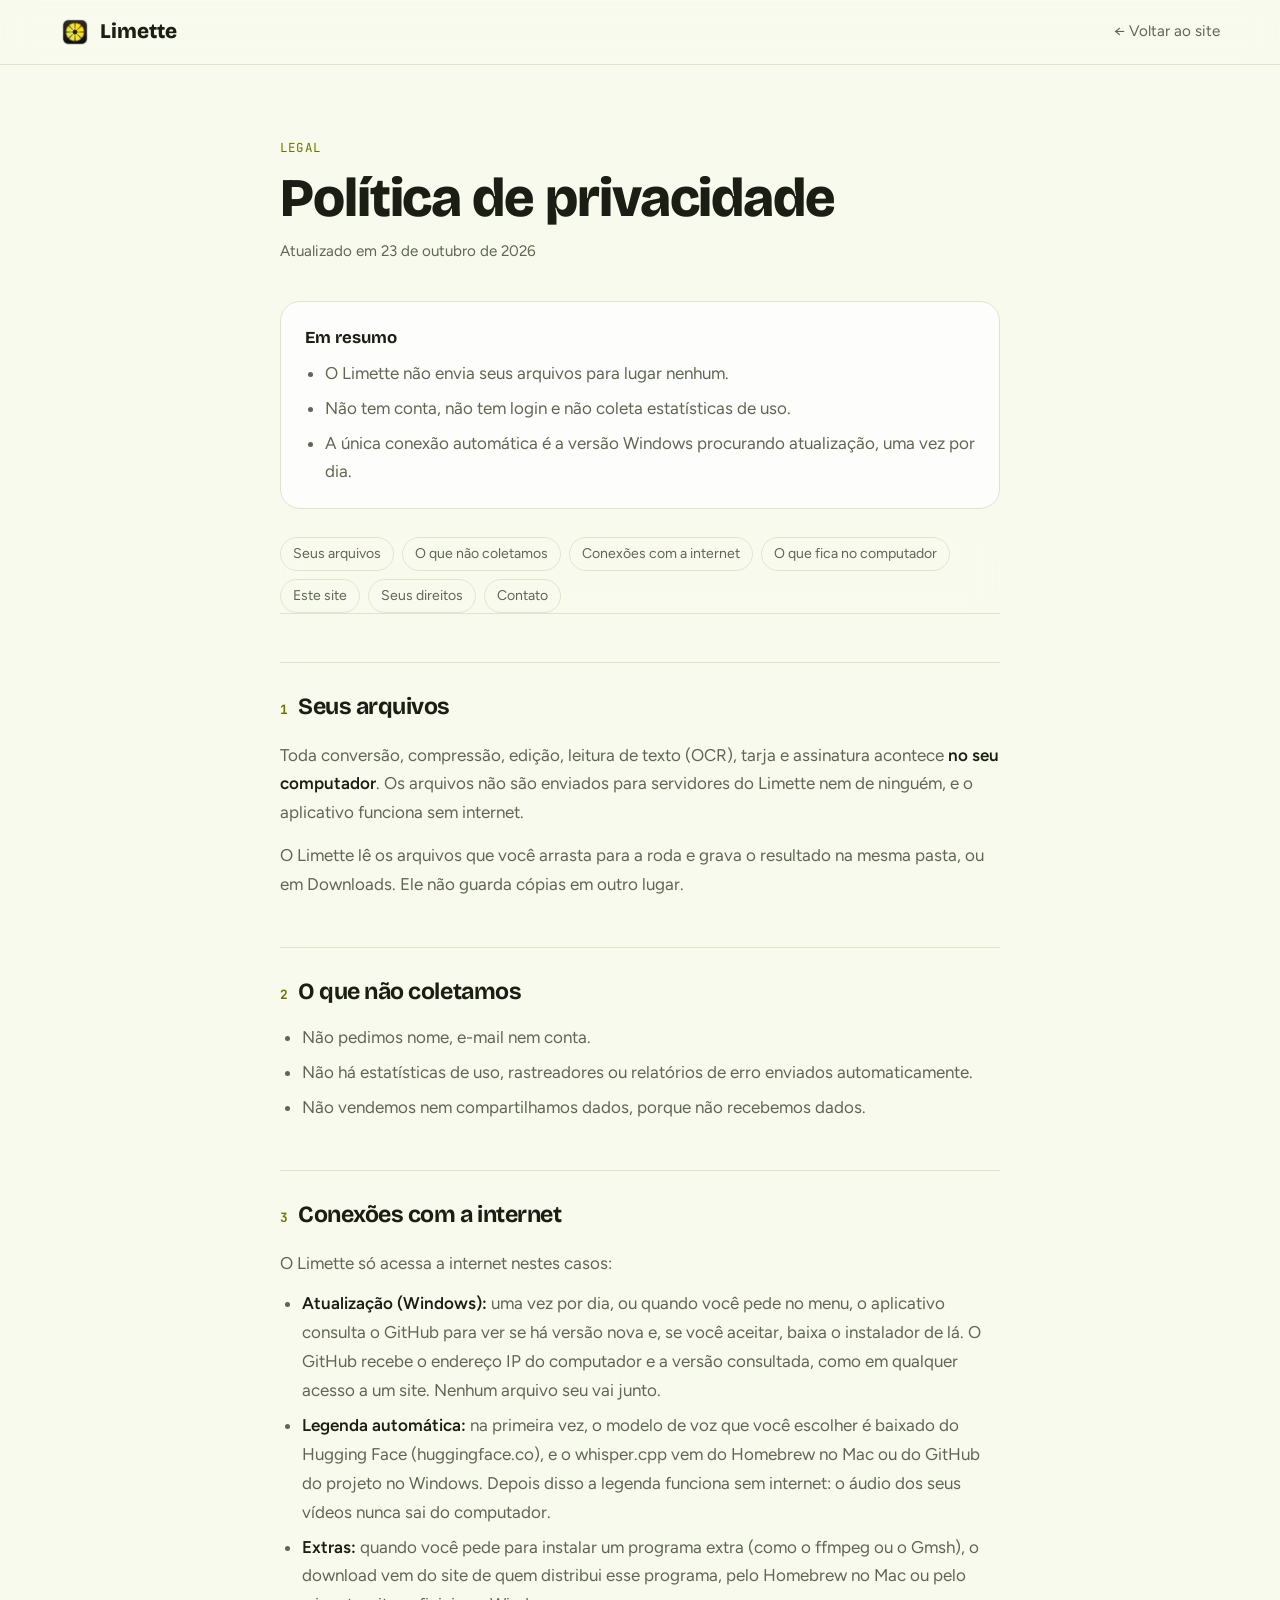
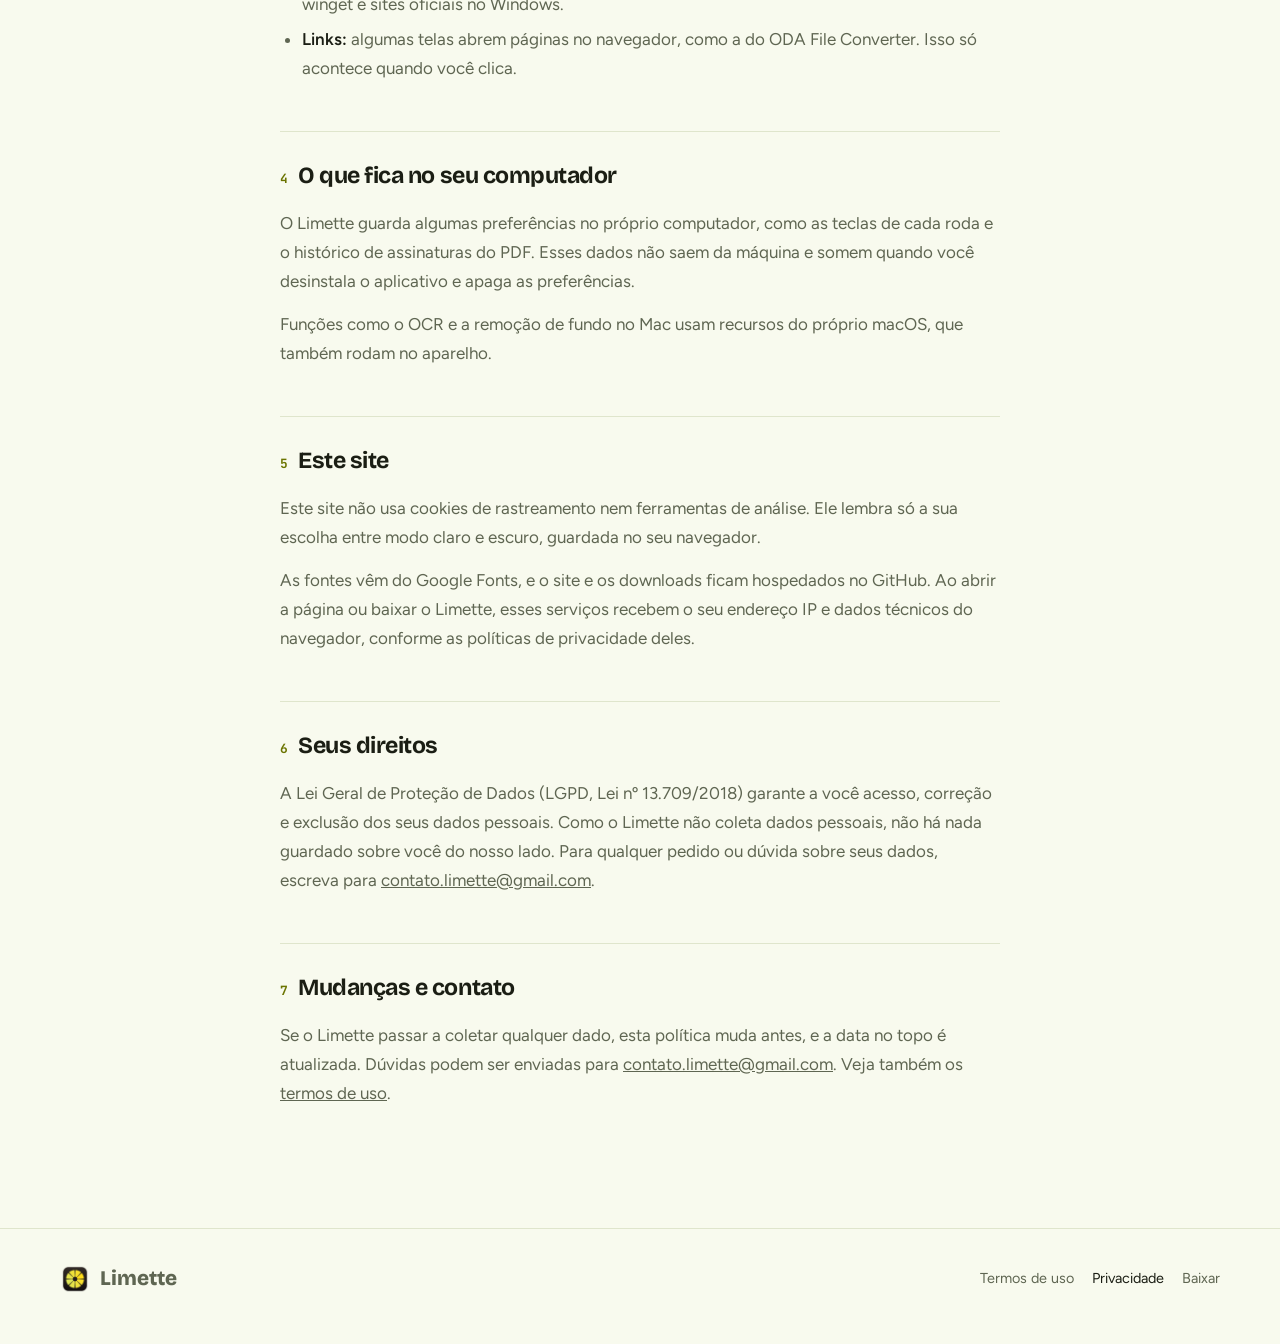
<file: privacidade.html>
<!doctype html>
<html lang="pt-BR">
<head>
<meta charset="utf-8">
<meta name="viewport" content="width=device-width, initial-scale=1, viewport-fit=cover">
<title>Privacidade · Limette</title>
<meta name="description" content="Política de privacidade do Limette: seus arquivos não saem do computador.">
<link rel="icon" href="icon.png">
<link rel="stylesheet" href="https://fonts.googleapis.com/css2?family=Bricolage+Grotesque:opsz,wght@12..96,700;12..96,800&family=Figtree:wght@400;500;600&family=JetBrains+Mono:wght@500&display=swap">
<link rel="stylesheet" href="legal.css">
<script>try{var t=localStorage.getItem("limette-tema");if(t)document.documentElement.dataset.theme=t}catch(e){}</script>
</head>
<body>
<nav class="g"><div class="wrap">
  <a class="brand" href="index.html"><img src="icon.png" alt="">Limette</a>
  <a class="back" href="index.html">← Voltar ao site</a>
</div></nav>

<main class="g"><article class="doc">
  <div class="eyebrow">Legal</div>
  <h1>Política de privacidade</h1>
  <p class="updated">Atualizado em 23 de outubro de 2026</p>

  <div class="summary">
    <b>Em resumo</b>
    <ul>
      <li>O Limette não envia seus arquivos para lugar nenhum.</li>
      <li>Não tem conta, não tem login e não coleta estatísticas de uso.</li>
      <li>A única conexão automática é a versão Windows procurando atualização, uma vez por dia.</li>
    </ul>
  </div>

  <nav class="toc" aria-label="Seções">
    <a href="#arquivos">Seus arquivos</a><a href="#coleta">O que não coletamos</a><a href="#conexoes">Conexões com a internet</a><a href="#local">O que fica no computador</a><a href="#site">Este site</a><a href="#direitos">Seus direitos</a><a href="#contato">Contato</a>
  </nav>

  <h2 id="arquivos"><span>1</span>Seus arquivos</h2>
  <p>Toda conversão, compressão, edição, leitura de texto (OCR), tarja e assinatura acontece <strong>no seu computador</strong>. Os arquivos não são enviados para servidores do Limette nem de ninguém, e o aplicativo funciona sem internet.</p>
  <p>O Limette lê os arquivos que você arrasta para a roda e grava o resultado na mesma pasta, ou em Downloads. Ele não guarda cópias em outro lugar.</p>

  <h2 id="coleta"><span>2</span>O que não coletamos</h2>
  <ul>
    <li>Não pedimos nome, e-mail nem conta.</li>
    <li>Não há estatísticas de uso, rastreadores ou relatórios de erro enviados automaticamente.</li>
    <li>Não vendemos nem compartilhamos dados, porque não recebemos dados.</li>
  </ul>

  <h2 id="conexoes"><span>3</span>Conexões com a internet</h2>
  <p>O Limette só acessa a internet nestes casos:</p>
  <ul>
    <li><strong>Atualização (Windows):</strong> uma vez por dia, ou quando você pede no menu, o aplicativo consulta o GitHub para ver se há versão nova e, se você aceitar, baixa o instalador de lá. O GitHub recebe o endereço IP do computador e a versão consultada, como em qualquer acesso a um site. Nenhum arquivo seu vai junto.</li>
    <li><strong>Legenda automática:</strong> na primeira vez, o modelo de voz que você escolher é baixado do Hugging Face (huggingface.co), e o whisper.cpp vem do Homebrew no Mac ou do GitHub do projeto no Windows. Depois disso a legenda funciona sem internet: o áudio dos seus vídeos nunca sai do computador.</li>
    <li><strong>Extras:</strong> quando você pede para instalar um programa extra (como o ffmpeg ou o Gmsh), o download vem do site de quem distribui esse programa, pelo Homebrew no Mac ou pelo winget e sites oficiais no Windows.</li>
    <li><strong>Links:</strong> algumas telas abrem páginas no navegador, como a do ODA File Converter. Isso só acontece quando você clica.</li>
  </ul>

  <h2 id="local"><span>4</span>O que fica no seu computador</h2>
  <p>O Limette guarda algumas preferências no próprio computador, como as teclas de cada roda e o histórico de assinaturas do PDF. Esses dados não saem da máquina e somem quando você desinstala o aplicativo e apaga as preferências.</p>
  <p>Funções como o OCR e a remoção de fundo no Mac usam recursos do próprio macOS, que também rodam no aparelho.</p>

  <h2 id="site"><span>5</span>Este site</h2>
  <p>Este site não usa cookies de rastreamento nem ferramentas de análise. Ele lembra só a sua escolha entre modo claro e escuro, guardada no seu navegador.</p>
  <p>As fontes vêm do Google Fonts, e o site e os downloads ficam hospedados no GitHub. Ao abrir a página ou baixar o Limette, esses serviços recebem o seu endereço IP e dados técnicos do navegador, conforme as políticas de privacidade deles.</p>

  <h2 id="direitos"><span>6</span>Seus direitos</h2>
  <p>A Lei Geral de Proteção de Dados (LGPD, Lei nº 13.709/2018) garante a você acesso, correção e exclusão dos seus dados pessoais. Como o Limette não coleta dados pessoais, não há nada guardado sobre você do nosso lado. Para qualquer pedido ou dúvida sobre seus dados, escreva para <a href="mailto:contato.limette@gmail.com">contato.limette@gmail.com</a>.</p>

  <h2 id="contato"><span>7</span>Mudanças e contato</h2>
  <p>Se o Limette passar a coletar qualquer dado, esta política muda antes, e a data no topo é atualizada. Dúvidas podem ser enviadas para <a href="mailto:contato.limette@gmail.com">contato.limette@gmail.com</a>. Veja também os <a href="termos.html">termos de uso</a>.</p>
</article></main>

<footer class="g"><div class="wrap">
  <a class="brand" href="index.html"><img src="icon.png" alt="">Limette</a>
  <div class="links"><a href="termos.html">Termos de uso</a><a href="privacidade.html" aria-current="page">Privacidade</a><a href="index.html#baixar">Baixar</a></div>
</div></footer>
</body>
</html>
</file>
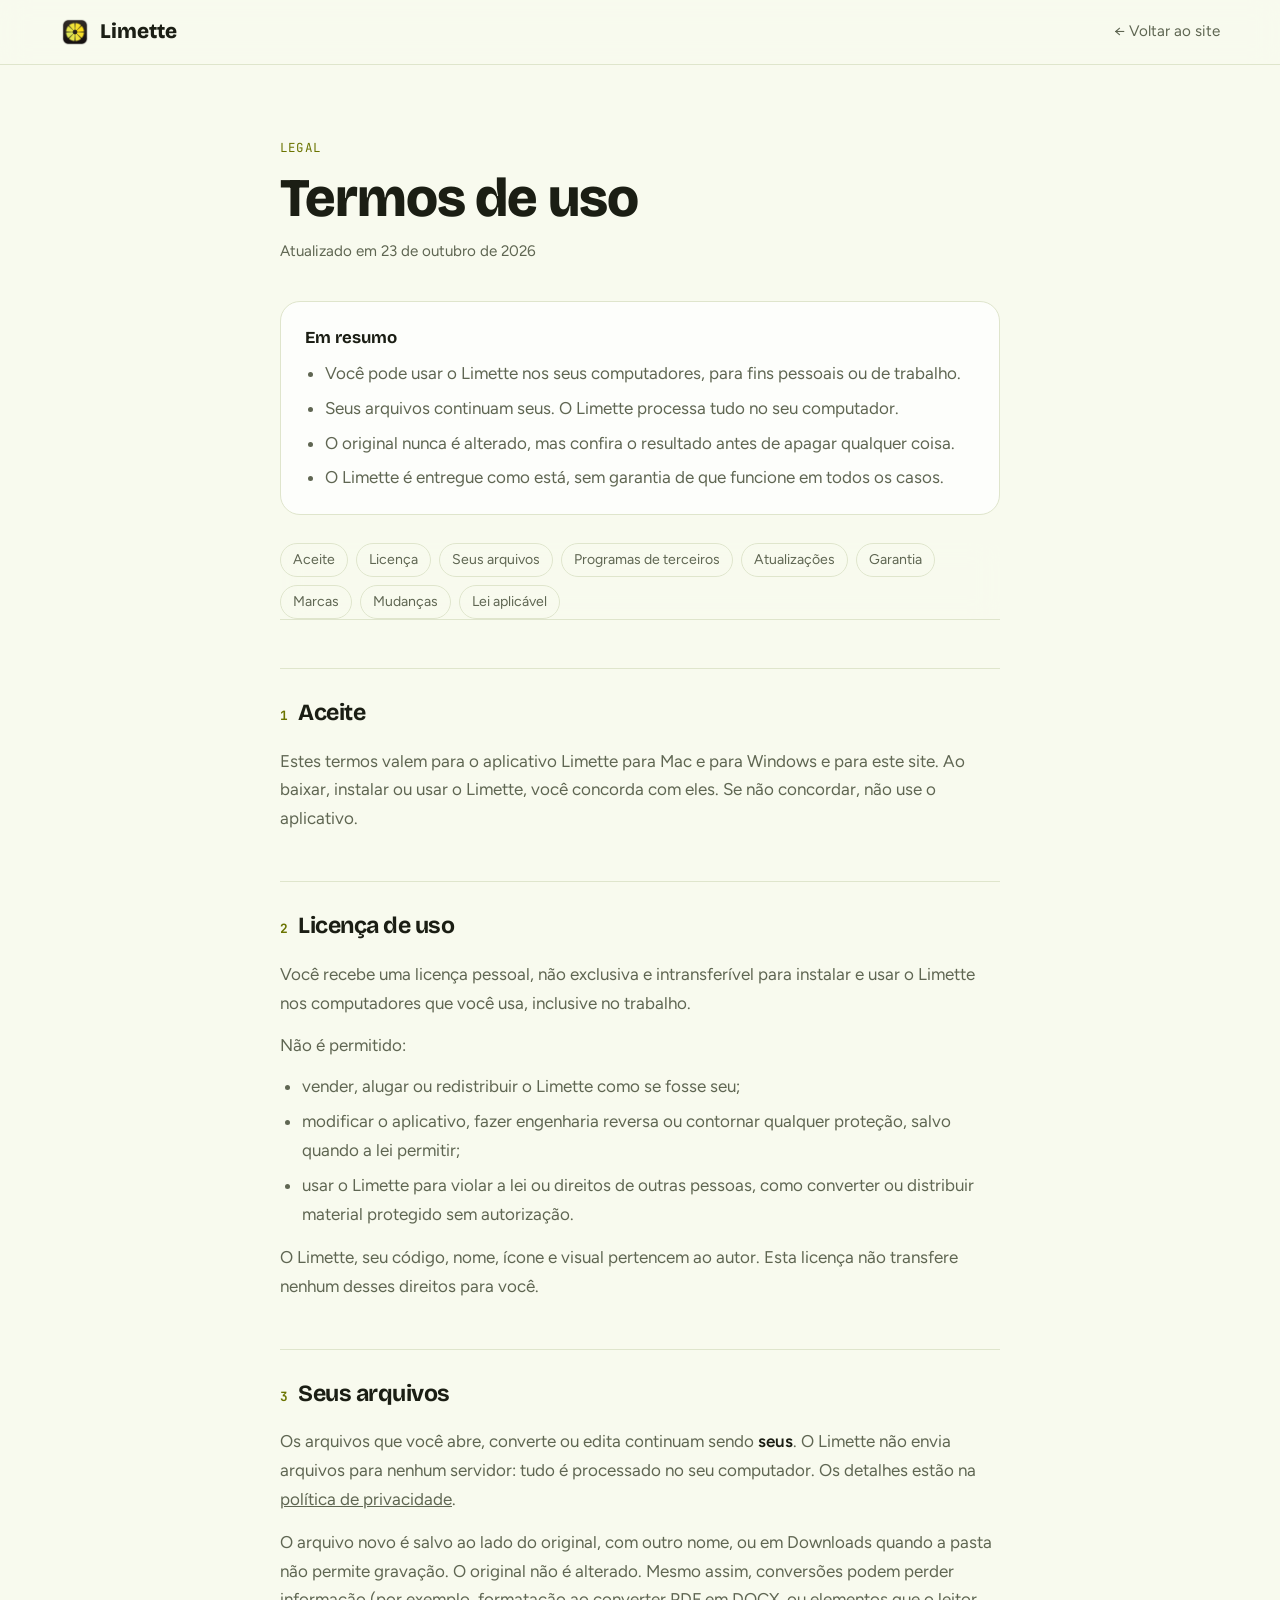
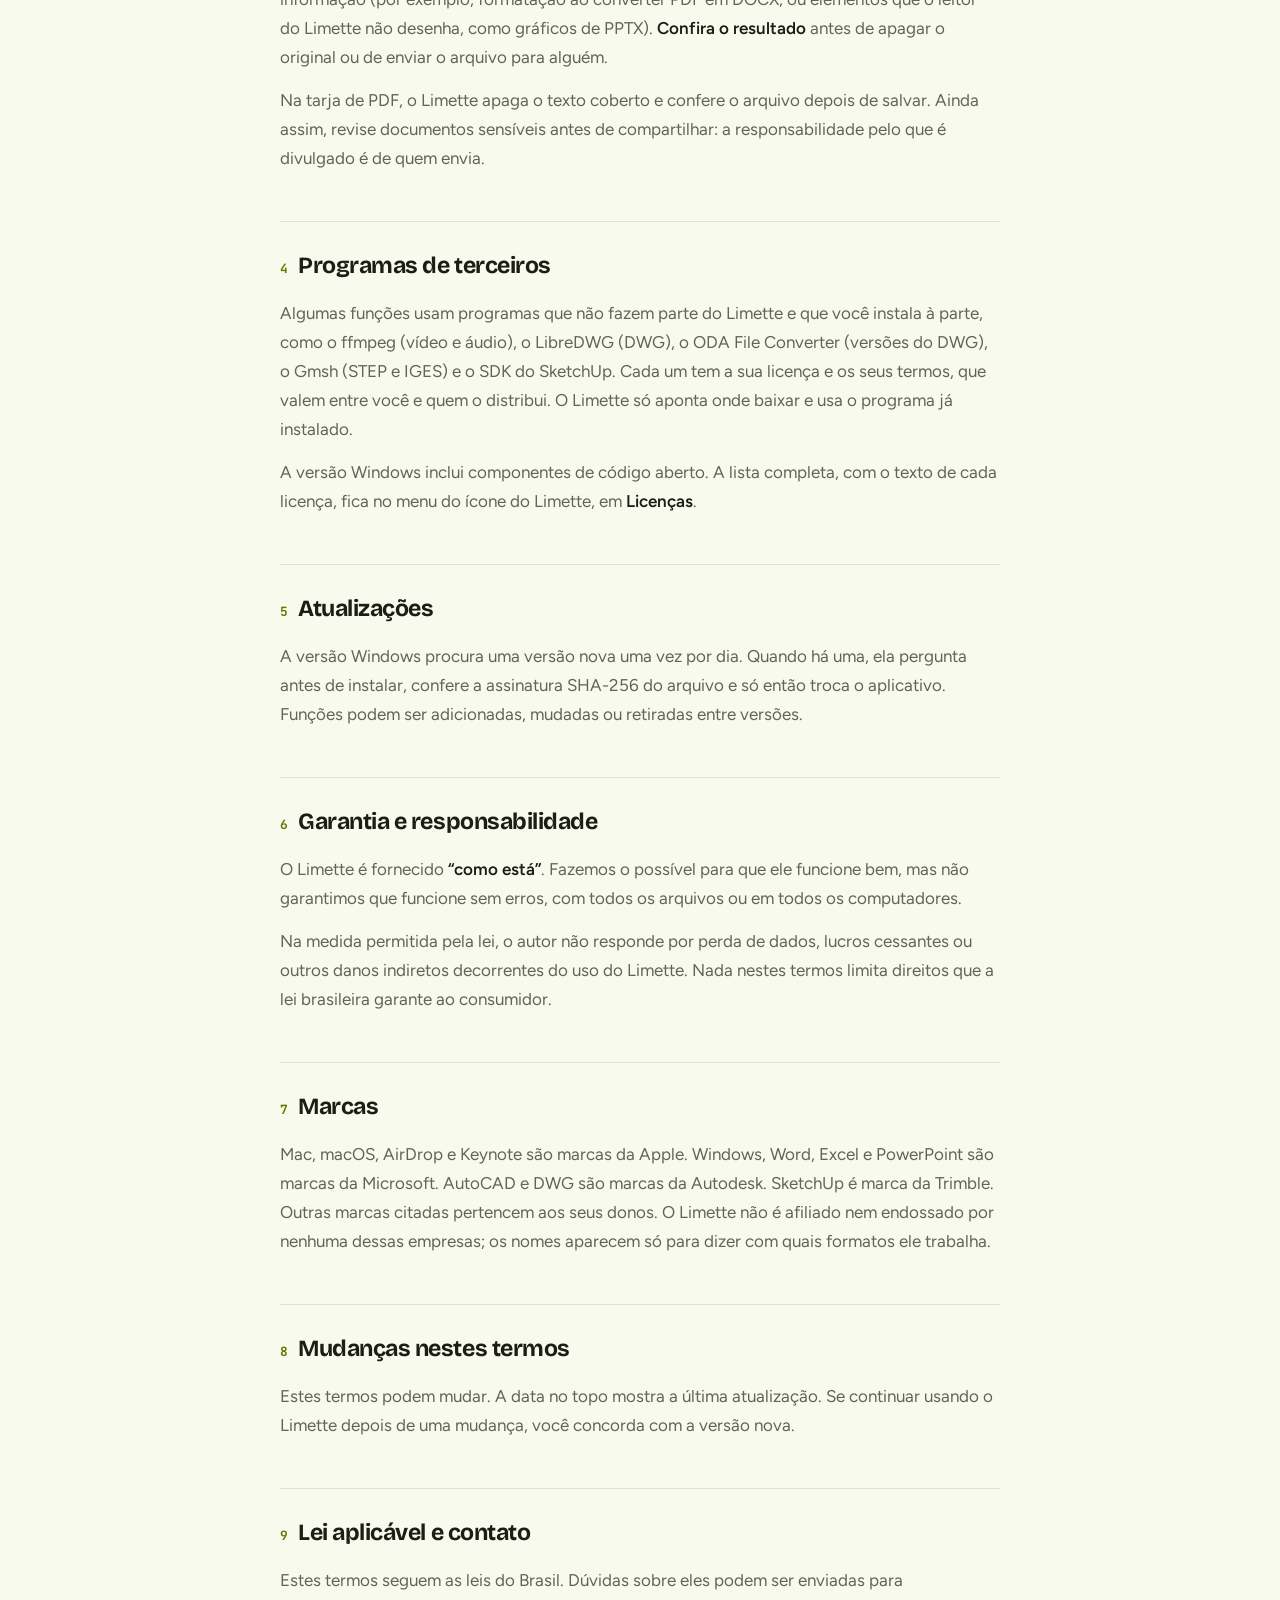
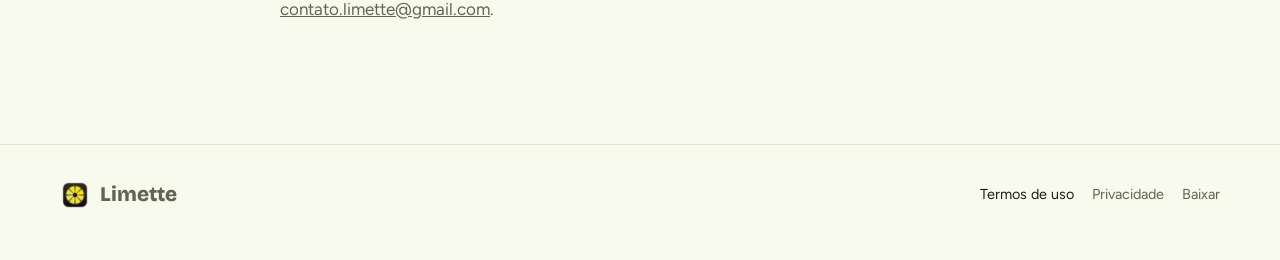
<file: termos.html>
<!doctype html>
<html lang="pt-BR">
<head>
<meta charset="utf-8">
<meta name="viewport" content="width=device-width, initial-scale=1, viewport-fit=cover">
<title>Termos de uso · Limette</title>
<meta name="description" content="Termos de uso do Limette para Mac e Windows.">
<link rel="icon" href="icon.png">
<link rel="stylesheet" href="https://fonts.googleapis.com/css2?family=Bricolage+Grotesque:opsz,wght@12..96,700;12..96,800&family=Figtree:wght@400;500;600&family=JetBrains+Mono:wght@500&display=swap">
<link rel="stylesheet" href="legal.css">
<script>try{var t=localStorage.getItem("limette-tema");if(t)document.documentElement.dataset.theme=t}catch(e){}</script>
</head>
<body>
<nav class="g"><div class="wrap">
  <a class="brand" href="index.html"><img src="icon.png" alt="">Limette</a>
  <a class="back" href="index.html">← Voltar ao site</a>
</div></nav>

<main class="g"><article class="doc">
  <div class="eyebrow">Legal</div>
  <h1>Termos de uso</h1>
  <p class="updated">Atualizado em 23 de outubro de 2026</p>

  <div class="summary">
    <b>Em resumo</b>
    <ul>
      <li>Você pode usar o Limette nos seus computadores, para fins pessoais ou de trabalho.</li>
      <li>Seus arquivos continuam seus. O Limette processa tudo no seu computador.</li>
      <li>O original nunca é alterado, mas confira o resultado antes de apagar qualquer coisa.</li>
      <li>O Limette é entregue como está, sem garantia de que funcione em todos os casos.</li>
    </ul>
  </div>

  <nav class="toc" aria-label="Seções">
    <a href="#aceite">Aceite</a><a href="#licenca">Licença</a><a href="#arquivos">Seus arquivos</a><a href="#terceiros">Programas de terceiros</a><a href="#atualizacoes">Atualizações</a><a href="#garantia">Garantia</a><a href="#marcas">Marcas</a><a href="#mudancas">Mudanças</a><a href="#lei">Lei aplicável</a>
  </nav>

  <h2 id="aceite"><span>1</span>Aceite</h2>
  <p>Estes termos valem para o aplicativo Limette para Mac e para Windows e para este site. Ao baixar, instalar ou usar o Limette, você concorda com eles. Se não concordar, não use o aplicativo.</p>

  <h2 id="licenca"><span>2</span>Licença de uso</h2>
  <p>Você recebe uma licença pessoal, não exclusiva e intransferível para instalar e usar o Limette nos computadores que você usa, inclusive no trabalho.</p>
  <p>Não é permitido:</p>
  <ul>
    <li>vender, alugar ou redistribuir o Limette como se fosse seu;</li>
    <li>modificar o aplicativo, fazer engenharia reversa ou contornar qualquer proteção, salvo quando a lei permitir;</li>
    <li>usar o Limette para violar a lei ou direitos de outras pessoas, como converter ou distribuir material protegido sem autorização.</li>
  </ul>
  <p>O Limette, seu código, nome, ícone e visual pertencem ao autor. Esta licença não transfere nenhum desses direitos para você.</p>

  <h2 id="arquivos"><span>3</span>Seus arquivos</h2>
  <p>Os arquivos que você abre, converte ou edita continuam sendo <strong>seus</strong>. O Limette não envia arquivos para nenhum servidor: tudo é processado no seu computador. Os detalhes estão na <a href="privacidade.html">política de privacidade</a>.</p>
  <p>O arquivo novo é salvo ao lado do original, com outro nome, ou em Downloads quando a pasta não permite gravação. O original não é alterado. Mesmo assim, conversões podem perder informação (por exemplo, formatação ao converter PDF em DOCX, ou elementos que o leitor do Limette não desenha, como gráficos de PPTX). <strong>Confira o resultado</strong> antes de apagar o original ou de enviar o arquivo para alguém.</p>
  <p>Na tarja de PDF, o Limette apaga o texto coberto e confere o arquivo depois de salvar. Ainda assim, revise documentos sensíveis antes de compartilhar: a responsabilidade pelo que é divulgado é de quem envia.</p>

  <h2 id="terceiros"><span>4</span>Programas de terceiros</h2>
  <p>Algumas funções usam programas que não fazem parte do Limette e que você instala à parte, como o ffmpeg (vídeo e áudio), o LibreDWG (DWG), o ODA File Converter (versões do DWG), o Gmsh (STEP e IGES) e o SDK do SketchUp. Cada um tem a sua licença e os seus termos, que valem entre você e quem o distribui. O Limette só aponta onde baixar e usa o programa já instalado.</p>
  <p>A versão Windows inclui componentes de código aberto. A lista completa, com o texto de cada licença, fica no menu do ícone do Limette, em <strong>Licenças</strong>.</p>

  <h2 id="atualizacoes"><span>5</span>Atualizações</h2>
  <p>A versão Windows procura uma versão nova uma vez por dia. Quando há uma, ela pergunta antes de instalar, confere a assinatura SHA-256 do arquivo e só então troca o aplicativo. Funções podem ser adicionadas, mudadas ou retiradas entre versões.</p>

  <h2 id="garantia"><span>6</span>Garantia e responsabilidade</h2>
  <p>O Limette é fornecido <strong>“como está”</strong>. Fazemos o possível para que ele funcione bem, mas não garantimos que funcione sem erros, com todos os arquivos ou em todos os computadores.</p>
  <p>Na medida permitida pela lei, o autor não responde por perda de dados, lucros cessantes ou outros danos indiretos decorrentes do uso do Limette. Nada nestes termos limita direitos que a lei brasileira garante ao consumidor.</p>

  <h2 id="marcas"><span>7</span>Marcas</h2>
  <p>Mac, macOS, AirDrop e Keynote são marcas da Apple. Windows, Word, Excel e PowerPoint são marcas da Microsoft. AutoCAD e DWG são marcas da Autodesk. SketchUp é marca da Trimble. Outras marcas citadas pertencem aos seus donos. O Limette não é afiliado nem endossado por nenhuma dessas empresas; os nomes aparecem só para dizer com quais formatos ele trabalha.</p>

  <h2 id="mudancas"><span>8</span>Mudanças nestes termos</h2>
  <p>Estes termos podem mudar. A data no topo mostra a última atualização. Se continuar usando o Limette depois de uma mudança, você concorda com a versão nova.</p>

  <h2 id="lei"><span>9</span>Lei aplicável e contato</h2>
  <p>Estes termos seguem as leis do Brasil. Dúvidas sobre eles podem ser enviadas para <a href="mailto:contato.limette@gmail.com">contato.limette@gmail.com</a>.</p>
</article></main>

<footer class="g"><div class="wrap">
  <a class="brand" href="index.html"><img src="icon.png" alt="">Limette</a>
  <div class="links"><a href="termos.html" aria-current="page">Termos de uso</a><a href="privacidade.html">Privacidade</a><a href="index.html#baixar">Baixar</a></div>
</div></footer>
</body>
</html>
</file>
<file: legal.css>
/* Páginas legais: mesmas cores e fontes do site, texto corrido numa coluna */
:root{
  --bg:#f8faee; --surface:#ffffff; --raise:#eef2e0; --ink:#1b1e14; --muted:#5f6652; --line:#dfe5cc;
  --lemon:#f6d32d; --lemon-ink:#231d00; --accent-text:#6b7400;
  --f-display:"Bricolage Grotesque", "Avenir Next", system-ui, sans-serif;
  --f-body:"Figtree", -apple-system, "Segoe UI", system-ui, sans-serif;
  --f-mono:"JetBrains Mono", ui-monospace, Menlo, Consolas, monospace;
  color-scheme:light;
}
:root[data-theme="dark"]{
  --bg:#10120c; --surface:#191c14; --raise:#22261b; --ink:#f2f4e6; --muted:#a3a892; --line:#2b3024; --accent-text:#f6d32d; color-scheme:dark }
*{box-sizing:border-box}
html{overflow-x:clip}
body{margin:0;background:var(--bg);color:var(--ink);font-family:var(--f-body);font-size:17px;line-height:1.7;-webkit-font-smoothing:antialiased;overflow-x:clip}
.g{padding-left:max(20px, env(safe-area-inset-left,0px));padding-right:max(20px, env(safe-area-inset-right,0px))}
.wrap{max-width:1160px;margin:0 auto}
a{color:inherit}
:focus-visible{outline:3px solid var(--lemon);outline-offset:3px}
body::before{content:"";position:fixed;inset:0 0 auto;height:env(safe-area-inset-top,0px);z-index:20;background:var(--bg)}
nav{position:sticky;top:env(safe-area-inset-top,0px);z-index:10;background:color-mix(in srgb, var(--bg) 82%, transparent);backdrop-filter:blur(14px);-webkit-backdrop-filter:blur(14px);border-bottom:1px solid var(--line)}
nav .wrap{display:flex;align-items:center;gap:20px;height:64px}
.brand{display:flex;align-items:center;gap:10px;font-family:var(--f-display);font-weight:800;font-size:1.3rem;text-decoration:none}
.brand img{width:30px;height:30px}
nav .back{margin-left:auto;font-size:.95rem;color:var(--muted);text-decoration:none}
nav .back:hover{color:var(--ink)}

.doc{max-width:720px;margin:0 auto;padding-block:72px 40px}
.eyebrow{font-family:var(--f-mono);font-size:.78rem;letter-spacing:.1em;text-transform:uppercase;color:var(--accent-text)}
h1,h2{font-family:var(--f-display);text-wrap:balance;letter-spacing:-.02em;margin:0}
h1{font-size:clamp(2.2rem,6vw,3.4rem);font-weight:800;line-height:1.05;margin-top:12px}
.updated{color:var(--muted);margin-top:12px;font-size:.95rem}
.summary{margin-top:36px;padding:22px 24px;border-radius:20px;border:1px solid var(--line);background:#ffffffc0}
:root[data-theme="dark"] .summary{background:linear-gradient(160deg,#ffffff12,#ffffff06)}
.summary b{display:block;font-family:var(--f-display);font-size:1.05rem;margin-bottom:6px}
.summary ul{margin:0;padding-left:20px;color:var(--muted)}
h2{font-size:1.45rem;font-weight:700;margin-top:48px;padding-top:24px;border-top:1px solid var(--line)}
h2 span{font-family:var(--f-mono);font-size:.8rem;color:var(--accent-text);margin-right:10px;letter-spacing:0}
p,li{color:var(--muted)}
p{margin:14px 0 0}
ul{margin:12px 0 0;padding-left:22px;display:grid;gap:6px}
strong{color:var(--ink);font-weight:600}
.toc{margin-top:28px;display:flex;flex-wrap:wrap;gap:8px}
.toc a{font-size:.88rem;text-decoration:none;border:1px solid var(--line);border-radius:999px;padding:4px 12px;color:var(--muted)}
.toc a:hover{color:var(--ink)}

footer{margin-top:80px;border-top:1px solid var(--line);padding-block:32px 48px;color:var(--muted);font-size:.9rem}
footer .wrap{display:flex;flex-wrap:wrap;gap:12px 24px;align-items:center}
footer .links{display:flex;flex-wrap:wrap;gap:18px;margin-left:auto}
footer .links a{text-decoration:none}
footer .links a:hover,footer .links a[aria-current]{color:var(--ink)}
</file>
